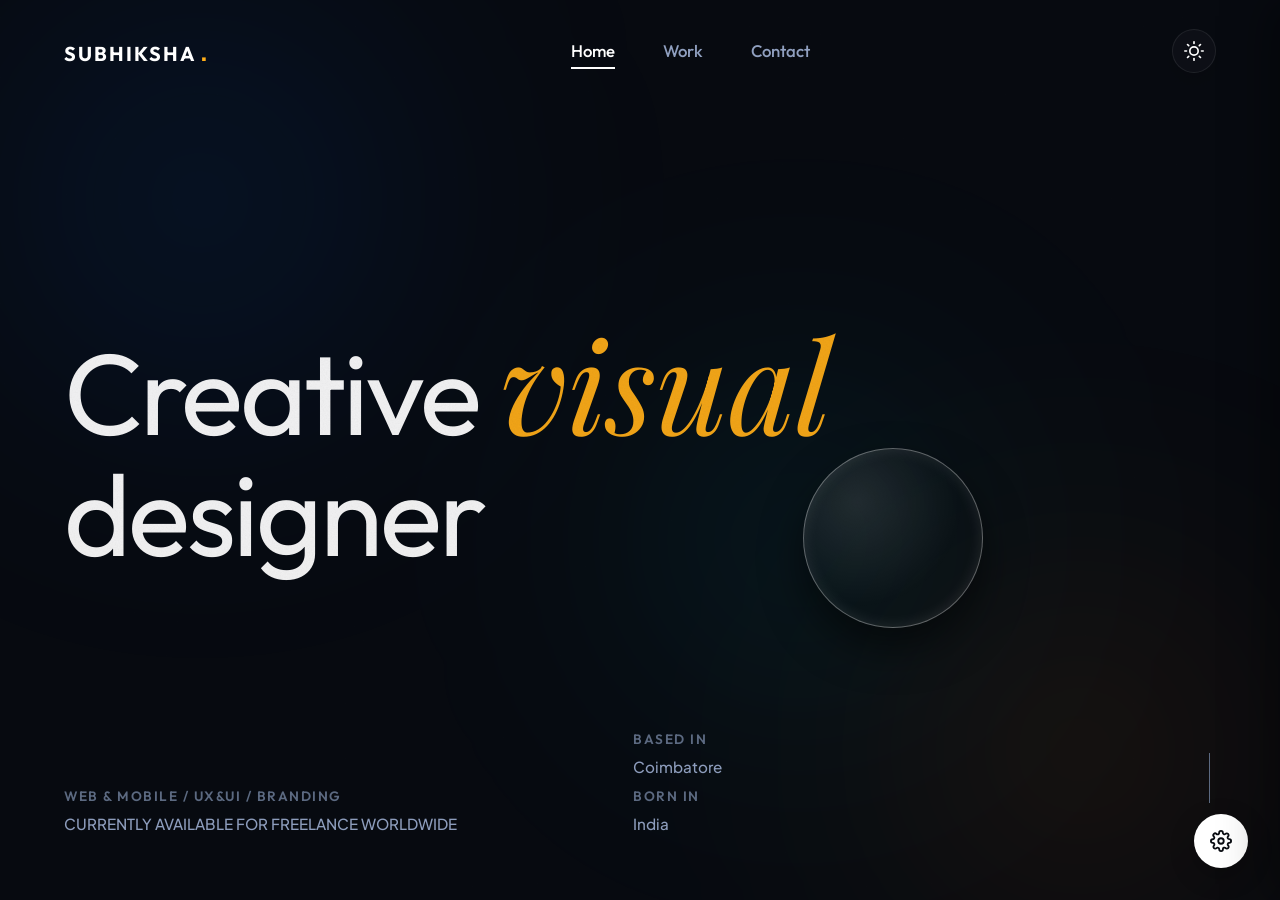
<file: index.html>
<!DOCTYPE html>
<html lang="en">
<head>
  <meta charset="UTF-8">
  <meta name="viewport" content="width=device-width, initial-scale=1.0">
  
  <!-- SEO Tags -->
  <title>SUBHIKSHA | Creative Portfolio</title>
  <meta name="description" content="Discover the creative portfolio of SUBHIKSHA, showcasing beautiful designs, frontend creations, and bespoke digital experiences. Customizable template.">
  <meta name="author" content="SUBHIKSHA">
  
  <!-- Premium Google Fonts -->
  <link rel="preconnect" href="https://fonts.googleapis.com">
  <link rel="preconnect" href="https://fonts.gstatic.com" crossorigin>
  <link href="https://fonts.googleapis.com/css2?family=Outfit:wght@300;400;500;600;700;800&family=Playfair+Display:ital,wght@0,400..900;1,400..900&family=Plus+Jakarta+Sans:wght@300;400;500;600;700;800&display=swap" rel="stylesheet">
  
  <link rel="stylesheet" href="styles.css?v=1.0.6">
</head>
<body class="dark-theme"> <!-- Default to dark premium theme -->

  <!-- Grain Overlay for visual texture -->
  <div class="grain-overlay"></div>
  
  <!-- SVG Fractal Noise definition -->
  <svg style="display: none;">
    <filter id="noise-filter">
      <feTurbulence type="fractalNoise" baseFrequency="0.65" numOctaves="3" stitchTiles="stitch" />
      <feColorMatrix type="matrix" values="0 0 0 0 0   0 0 0 0 0   0 0 0 0 0  0 0 0 0.05 0" />
    </filter>
  </svg>

  <!-- Glowing Mesh Gradient Backgrounds -->
  <div class="mesh-glows">
    <div class="glow-sphere glow-1"></div>
    <div class="glow-sphere glow-2"></div>
    <div class="glow-sphere glow-3"></div>
  </div>

  <!-- Header Navigation -->
  <header class="site-header">
    <div class="logo-area">
      <span class="logo-name" id="display-subheading">SUBHIKSHA</span>
      <span class="logo-dot">.</span>
    </div>
    
    <nav class="navigation">
      <ul class="nav-links">
        <li class="nav-item">
          <button class="nav-btn active" data-tab="about" id="nav-btn-about">Home</button>
        </li>
        <li class="nav-item">
          <button class="nav-btn" data-tab="portfolio" id="nav-btn-portfolio">Work</button>
        </li>
        <li class="nav-item">
          <button class="nav-btn" data-tab="contact" id="nav-btn-contact">Contact</button>
        </li>
      </ul>
    </nav>

    <!-- Theme Mode Toggle -->
    <button class="theme-toggle-btn" id="theme-toggle-btn" onclick="toggleTheme()" aria-label="Switch to light theme">
      <!-- Sun Icon -->
      <svg xmlns="http://www.w3.org/2000/svg" class="sun-icon" viewBox="0 0 24 24" fill="none" stroke="currentColor" stroke-width="2" stroke-linecap="round" stroke-linejoin="round">
        <circle cx="12" cy="12" r="5"></circle>
        <line x1="12" y1="1" x2="12" y2="3"></line>
        <line x1="12" y1="21" x2="12" y2="23"></line>
        <line x1="4.22" y1="4.22" x2="5.64" y2="5.64"></line>
        <line x1="18.36" y1="18.36" x2="19.78" y2="19.78"></line>
        <line x1="1" y1="12" x2="3" y2="12"></line>
        <line x1="21" y1="12" x2="23" y2="12"></line>
        <line x1="4.22" y1="19.78" x2="5.64" y2="18.36"></line>
        <line x1="18.36" y1="5.64" x2="19.78" y2="4.22"></line>
      </svg>
      <!-- Moon Icon -->
      <svg xmlns="http://www.w3.org/2000/svg" class="moon-icon" viewBox="0 0 24 24" fill="none" stroke="currentColor" stroke-width="2" stroke-linecap="round" stroke-linejoin="round">
        <path d="M21 12.79A9 9 0 1 1 11.21 3 7 7 0 0 0 21 12.79z"></path>
      </svg>
    </button>
  </header>

  <!-- Scrollable Container for Full-Screen Snap Sections -->
  <main class="sections-container" id="main-container">
    
    <!-- 1. HERO / ABOUT SECTION (Landing Screen) -->
    <section class="snap-section tab-content active" id="about-section">
      <div class="hero-content-wrapper">
        
        <!-- Interactive Lens Heading -->
        <div class="hero-title-container" id="hero-interactive-trigger">
          <!-- Background layer (Base Text) -->
          <div class="title-layer base-layer">
            <h1 class="hero-heading" id="display-heading-bg">Creative <span class="serif-italic-accent">visual</span><br>designer</h1>
          </div>
          
          <!-- Magnified layer (Clipped inside Lens) -->
          <div class="title-layer lens-layer" id="display-heading-lens-container">
            <h1 class="hero-heading" id="display-heading-lens">Creative <span class="serif-italic-accent">visual</span><br>designer</h1>
          </div>
          
          <!-- Visual Glass Lens Ring overlay -->
          <div class="lens-glass-ring" id="interactive-lens-ring"></div>
        </div>

        <!-- Hero Metadata Footer columns -->
        <div class="hero-meta-grid">
          <div class="meta-col">
            <span class="meta-label">WEB & MOBILE / UX&UI / BRANDING</span>
            <span class="meta-value">CURRENTLY AVAILABLE FOR FREELANCE WORLDWIDE</span>
          </div>
          <div class="meta-col">
            <span class="meta-label">BASED IN</span>
            <span class="meta-value" id="display-location">Coimbatore</span>
            <span class="meta-label">BORN IN</span>
            <span class="meta-value">India</span>
          </div>
          <div class="meta-col scroll-indicator-col">
            <a href="#portfolio-section" class="scroll-down-link" id="hero-scroll-btn" aria-label="Scroll to Portfolio">
              <span class="scroll-line"></span>
              <span class="scroll-arrow">↓</span>
            </a>
          </div>
        </div>

      </div>
    </section>

    <!-- 2. PORTFOLIO SECTION (Bio & Card Deck Carousel) -->
    <section class="snap-section tab-content" id="portfolio-section">
      <div class="portfolio-content-wrapper">
        
        <!-- Left Side: Dynamic Biography -->
        <div class="bio-panel">
          <h2 class="section-tag" id="display-subheading-tag">SUBHIKSHA</h2>
          <p class="bio-paragraph" id="display-bio">
            I am SUBHIKSHA, i create <span class="serif-italic-accent">unconventional</span> yet functional & visually pleasing interfaces for the mobile and web
          </p>
          
          <div class="skills-block">
            <h3 class="skills-title">Core Expertise</h3>
            <div class="skills-container" id="display-skills">
              <!-- Skill tags rendered dynamically -->
            </div>
          </div>
        </div>

        <!-- Right Side: 3D Stacked Cards Carousel -->
        <div class="carousel-panel">
          <div class="card-deck-viewport">
            <div class="card-deck" id="display-projects">
              <!-- Dynamic Stacked Project Cards inserted here by JS -->
            </div>
          </div>

          <!-- Carousel Playback & Progress Controls -->
          <div class="carousel-controls">
            <button class="play-pause-btn" id="carousel-play-pause" onclick="toggleAutoplay()" aria-label="Pause Autoplay">
              <!-- Pause Icon -->
              <svg class="icon-pause" viewBox="0 0 24 24" fill="currentColor">
                <rect x="6" y="4" width="4" height="16" rx="1"></rect>
                <rect x="14" y="4" width="4" height="16" rx="1"></rect>
              </svg>
              <!-- Play Icon -->
              <svg class="icon-play" viewBox="0 0 24 24" fill="currentColor" style="display: none;">
                <path d="M8 5v14l11-7z"></path>
              </svg>
            </button>
            
            <div class="progress-track">
              <div class="progress-fill" id="carousel-progress-fill"></div>
            </div>
            
            <div class="carousel-dots" id="carousel-dots-container">
              <!-- Dots rendered dynamically -->
            </div>
          </div>
        </div>

      </div>
    </section>

    <!-- 3. CONTACT SECTION -->
    <section class="snap-section tab-content" id="contact-section">
      <div class="contact-content-wrapper">
        
        <!-- Left Side Details -->
        <div class="contact-details-panel">
          <h2 class="contact-title">Get In Touch</h2>
          <p class="contact-tagline">Let's create something meaningful together.</p>
          
          <div class="contact-info-cards">
            <div class="contact-card">
              <div class="contact-icon">
                <svg xmlns="http://www.w3.org/2000/svg" viewBox="0 0 24 24" fill="none" stroke="currentColor" stroke-width="2" stroke-linecap="round" stroke-linejoin="round">
                  <path d="M4 4h16c1.1 0 2 .9 2 2v12c0 1.1-.9 2-2 2H4c-1.1 0-2-.9-2-2V6c0-1.1.9-2 2-2z"></path>
                  <polyline points="22,6 12,13 2,6"></polyline>
                </svg>
              </div>
              <div class="contact-info-text">
                <span class="info-label">Email Me</span>
                <span class="info-value" id="display-contact-email">sbsubhiksha139@gmail.com</span>
              </div>
            </div>

            <div class="contact-card">
              <div class="contact-icon">
                <svg xmlns="http://www.w3.org/2000/svg" viewBox="0 0 24 24" fill="none" stroke="currentColor" stroke-width="2" stroke-linecap="round" stroke-linejoin="round">
                  <path d="M22 16.92v3a2 2 0 0 1-2.18 2 19.79 19.79 0 0 1-8.63-3.07 19.5 19.5 0 0 1-6-6 19.79 19.79 0 0 1-3.07-8.67A2 2 0 0 1 4.11 2h3a2 2 0 0 1 2 1.72 12.84 12.84 0 0 0 .7 2.81 2 2 0 0 1-.45 2.11L8.09 9.91a16 16 0 0 0 6 6l1.27-1.27a2 2 0 0 1 2.11-.45 12.84 12.84 0 0 0 2.81.7A2 2 0 0 1 22 16.92z"></path>
                </svg>
              </div>
              <div class="contact-info-text">
                <span class="info-label">Call Me</span>
                <span class="info-value" id="display-contact-phone">6381309368</span>
              </div>
            </div>
          </div>

          <!-- Social Links -->
          <div class="social-links-row">
            <a href="#" class="social-btn-link" id="social-linkedin" aria-label="LinkedIn">
              <svg xmlns="http://www.w3.org/2000/svg" viewBox="0 0 24 24" fill="none" stroke="currentColor" stroke-width="2" stroke-linecap="round" stroke-linejoin="round">
                <path d="M16 8a6 6 0 0 1 6 6v7h-4v-7a2 2 0 0 0-2-2 2 2 0 0 0-2 2v7h-4v-7a6 6 0 0 1 6-6z"></path>
                <rect x="2" y="9" width="4" height="12"></rect>
                <circle cx="4" cy="4" r="2"></circle>
              </svg>
            </a>
            <a href="#" class="social-btn-link" id="social-instagram" aria-label="Instagram">
              <svg xmlns="http://www.w3.org/2000/svg" viewBox="0 0 24 24" fill="none" stroke="currentColor" stroke-width="2" stroke-linecap="round" stroke-linejoin="round">
                <rect x="2" y="2" width="20" height="20" rx="5" ry="5"></rect>
                <path d="M16 11.37A4 4 0 1 1 12.63 8 4 4 0 0 1 16 11.37z"></path>
                <line x1="17.5" y1="6.5" x2="17.51" y2="6.5"></line>
              </svg>
            </a>
            <a href="#" class="social-btn-link" id="social-github" aria-label="GitHub">
              <svg xmlns="http://www.w3.org/2000/svg" viewBox="0 0 24 24" fill="none" stroke="currentColor" stroke-width="2" stroke-linecap="round" stroke-linejoin="round">
                <path d="M9 19c-5 1.5-5-2.5-7-3m14 6v-3.87a3.37 3.37 0 0 0-.94-2.61c3.14-.35 6.44-1.54 6.44-7A5.44 5.44 0 0 0 20 4.77 5.07 5.07 0 0 0 19.91 1S18.73.65 16 2.48a13.38 13.38 0 0 0-7 0C6.27.65 5.09 1 5.09 1A5.07 5.07 0 0 0 5 4.77a5.44 5.44 0 0 0-1.5 3.78c0 5.42 3.3 6.61 6.44 7A3.37 3.37 0 0 0 9 18.13V22"></path>
              </svg>
            </a>
          </div>
        </div>

        <!-- Right Side Form -->
        <div class="contact-form-panel">
          <form id="contact-form">
            <!-- Web3Forms Config -->
            <input type="hidden" name="access_key" id="web3forms-key" value="">
            <input type="hidden" name="subject" value="New message from your Portfolio website">
            <input type="hidden" name="from_name" value="Portfolio Contact Form">
            <input type="checkbox" name="botcheck" style="display: none;">

            <div class="form-group">
              <label for="form-name" class="form-label">Full Name</label>
              <input type="text" id="form-name" name="name" class="form-input" placeholder="Your Name" required>
            </div>
            <div class="form-group">
              <label for="form-email" class="form-label">Email Address</label>
              <input type="email" id="form-email" name="email" class="form-input" placeholder="name@domain.com" required>
            </div>
            <div class="form-group">
              <label for="form-message" class="form-label">Message</label>
              <textarea id="form-message" name="message" class="form-input" placeholder="Hi, let's talk about..." required></textarea>
            </div>
            
            <button type="submit" class="submit-btn" id="btn-submit-message">Send Message</button>
          </form>
        </div>

      </div>
    </section>

  </main>

  <!-- ⚙️ Dynamic Customizer Trigger (Floating Gear Button) -->
  <button class="customizer-trigger" id="customizer-open-btn" aria-label="Customize Portfolio Settings">
    <svg xmlns="http://www.w3.org/2000/svg" viewBox="0 0 24 24" fill="none" stroke="currentColor" stroke-width="2" stroke-linecap="round" stroke-linejoin="round">
      <circle cx="12" cy="12" r="3"></circle>
      <path d="M19.4 15a1.65 1.65 0 0 0 .33 1.82l.06.06a2 2 0 1 1-2.83 2.83l-.06-.06a1.65 1.65 0 0 0-1.82-.33 1.65 1.65 0 0 0-1 1.51V21a2 2 0 0 1-4 0v-.09A1.65 1.65 0 0 0 9 19.4a1.65 1.65 0 0 0-1.82.33l-.06.06a2 2 0 1 1-2.83-2.83l.06-.06a1.65 1.65 0 0 0 .33-1.82 1.65 1.65 0 0 0-1.51-1H3a2 2 0 0 1 0-4h.09A1.65 1.65 0 0 0 4.6 9a1.65 1.65 0 0 0-.33-1.82l-.06-.06a2 2 0 1 1 2.83-2.83l.06.06a1.65 1.65 0 0 0 1.82.33H9a1.65 1.65 0 0 0 1-1.51V3a2 2 0 0 1 4 0v.09a1.65 1.65 0 0 0 1 1.51 1.65 1.65 0 0 0 1.82-.33l.06-.06a2 2 0 1 1 2.83 2.83l-.06.06a1.65 1.65 0 0 0-.33 1.82V9a1.65 1.65 0 0 0 1.51 1H21a2 2 0 0 1 0 4h-.09a1.65 1.65 0 0 0-1.51 1z"></path>
    </svg>
  </button>

  <!-- Overlay background click-to-close drawer -->
  <div class="drawer-overlay" id="drawer-overlay"></div>

  <!-- Customizer Drawer Panel -->
  <aside class="customizer-drawer" id="customizer-drawer">
    <div class="customizer-header">
      <h2 class="customizer-title">Customize Portfolio</h2>
      <button class="customizer-close" id="customizer-close-btn" aria-label="Close Customizer Drawer">
        <svg xmlns="http://www.w3.org/2000/svg" viewBox="0 0 24 24" fill="none" stroke="currentColor" stroke-width="2" stroke-linecap="round" stroke-linejoin="round">
          <line x1="18" y1="6" x2="6" y2="18"></line>
          <line x1="6" y1="6" x2="18" y2="18"></line>
        </svg>
      </button>
    </div>
    
    <div class="customizer-body">
      <!-- Section 1: Identity -->
      <div class="customizer-section">
        <h3 class="customizer-section-title">
          <svg xmlns="http://www.w3.org/2000/svg" viewBox="0 0 24 24" fill="none" stroke="currentColor" stroke-width="2" stroke-linecap="round" stroke-linejoin="round">
            <path d="M20 21v-2a4 4 0 0 0-4-4H8a4 4 0 0 0-4 4v2"></path>
            <circle cx="12" cy="7" r="4"></circle>
          </svg>
          Identity & Hero
        </h3>
        <div class="form-group">
          <label for="edit-subheading" class="form-label">Subheading / Name</label>
          <input type="text" id="edit-subheading" class="form-input" placeholder="e.g. SUBHIKSHA">
        </div>
        <div class="form-group">
          <label for="edit-heading" class="form-label">Main Heading (supports HTML)</label>
          <input type="text" id="edit-heading" class="form-input" placeholder="e.g. Creative &lt;i&gt;visual&lt;/i&gt; designer">
        </div>
        <div class="form-group">
          <label for="edit-bio" class="form-label">Biography (supports HTML)</label>
          <textarea id="edit-bio" class="form-input" placeholder="Enter a small biography..."></textarea>
        </div>
      </div>

      <!-- Section 2: Contact Info -->
      <div class="customizer-section">
        <h3 class="customizer-section-title">
          <svg xmlns="http://www.w3.org/2000/svg" viewBox="0 0 24 24" fill="none" stroke="currentColor" stroke-width="2" stroke-linecap="round" stroke-linejoin="round">
            <path d="M22 16.92v3a2 2 0 0 1-2.18 2 19.79 19.79 0 0 1-8.63-3.07 19.5 19.5 0 0 1-6-6 19.79 19.79 0 0 1-3.07-8.67A2 2 0 0 1 4.11 2h3a2 2 0 0 1 2 1.72 12.84 12.84 0 0 0 .7 2.81 2 2 0 0 1-.45 2.11L8.09 9.91a16 16 0 0 0 6 6l1.27-1.27a2 2 0 0 1 2.11-.45 12.84 12.84 0 0 0 2.81.7A2 2 0 0 1 22 16.92z"></path>
          </svg>
          Contact Details
        </h3>
        <div class="form-group">
          <label for="edit-phone" class="form-label">Phone Number</label>
          <input type="text" id="edit-phone" class="form-input" placeholder="e.g. 6381309368">
        </div>
        <div class="form-group">
          <label for="edit-email" class="form-label">Email Address</label>
          <input type="email" id="edit-email" class="form-input" placeholder="your@email.com">
        </div>
        <div class="form-group">
          <label for="edit-location" class="form-label">Location / Address</label>
          <input type="text" id="edit-location" class="form-input" placeholder="e.g. Coimbatore">
        </div>
        <div class="form-group">
          <label for="edit-linkedin" class="form-label">LinkedIn Profile URL</label>
          <input type="url" id="edit-linkedin" class="form-input" placeholder="https://linkedin.com/in/...">
        </div>
        <div class="form-group">
          <label for="edit-instagram" class="form-label">Instagram Profile URL</label>
          <input type="url" id="edit-instagram" class="form-input" placeholder="https://instagram.com/...">
        </div>
        <div class="form-group">
          <label for="edit-github" class="form-label">GitHub Profile URL</label>
          <input type="url" id="edit-github" class="form-input" placeholder="https://github.com/...">
        </div>
      </div>

      <!-- Section 3: Skills -->
      <div class="customizer-section">
        <h3 class="customizer-section-title">
          <svg xmlns="http://www.w3.org/2000/svg" viewBox="0 0 24 24" fill="none" stroke="currentColor" stroke-width="2" stroke-linecap="round" stroke-linejoin="round">
            <polyline points="22 12 18 12 15 21 9 3 6 12 2 12"></polyline>
          </svg>
          Expertise & Skills
        </h3>
        <div class="form-group">
          <label for="edit-skills" class="form-label">Skills (comma separated)</label>
          <input type="text" id="edit-skills" class="form-input" placeholder="e.g. UI/UX Design, Development, Styling">
        </div>
      </div>

      <!-- Section 4: Projects -->
      <div class="customizer-section">
        <h3 class="customizer-section-title">
          <svg xmlns="http://www.w3.org/2000/svg" viewBox="0 0 24 24" fill="none" stroke="currentColor" stroke-width="2" stroke-linecap="round" stroke-linejoin="round">
            <rect x="2" y="3" width="20" height="14" rx="2" ry="2"></rect>
            <line x1="8" y1="21" x2="16" y2="21"></line>
            <line x1="12" y1="17" x2="12" y2="21"></line>
          </svg>
          Selected Projects
        </h3>
        
        <div id="editor-projects-list">
          <!-- Dynamic editable projects list -->
        </div>
        
        <button type="button" class="btn-add-project" id="btn-add-project-editor">
          <svg xmlns="http://www.w3.org/2000/svg" viewBox="0 0 24 24" fill="none" stroke="currentColor" stroke-width="2" stroke-linecap="round" stroke-linejoin="round">
            <line x1="12" y1="5" x2="12" y2="19"></line>
            <line x1="5" y1="12" x2="19" y2="12"></line>
          </svg>
          Add New Project
        </button>
      </div>
    </div>

    <!-- Actions Footer -->
    <div class="customizer-footer">
      <button type="button" class="btn-secondary" id="btn-reset-customizer">Reset to Default</button>
      <button type="button" class="submit-btn" id="btn-save-customizer" style="flex: 1.3;">Apply & Save</button>
    </div>
  </aside>

  <!-- Custom Alert Toast Notifications -->
  <div class="toast" id="custom-toast">Customizer saved successfully!</div>

  <script src="app.js?v=1.0.6"></script>
</body>
</html>
</file>
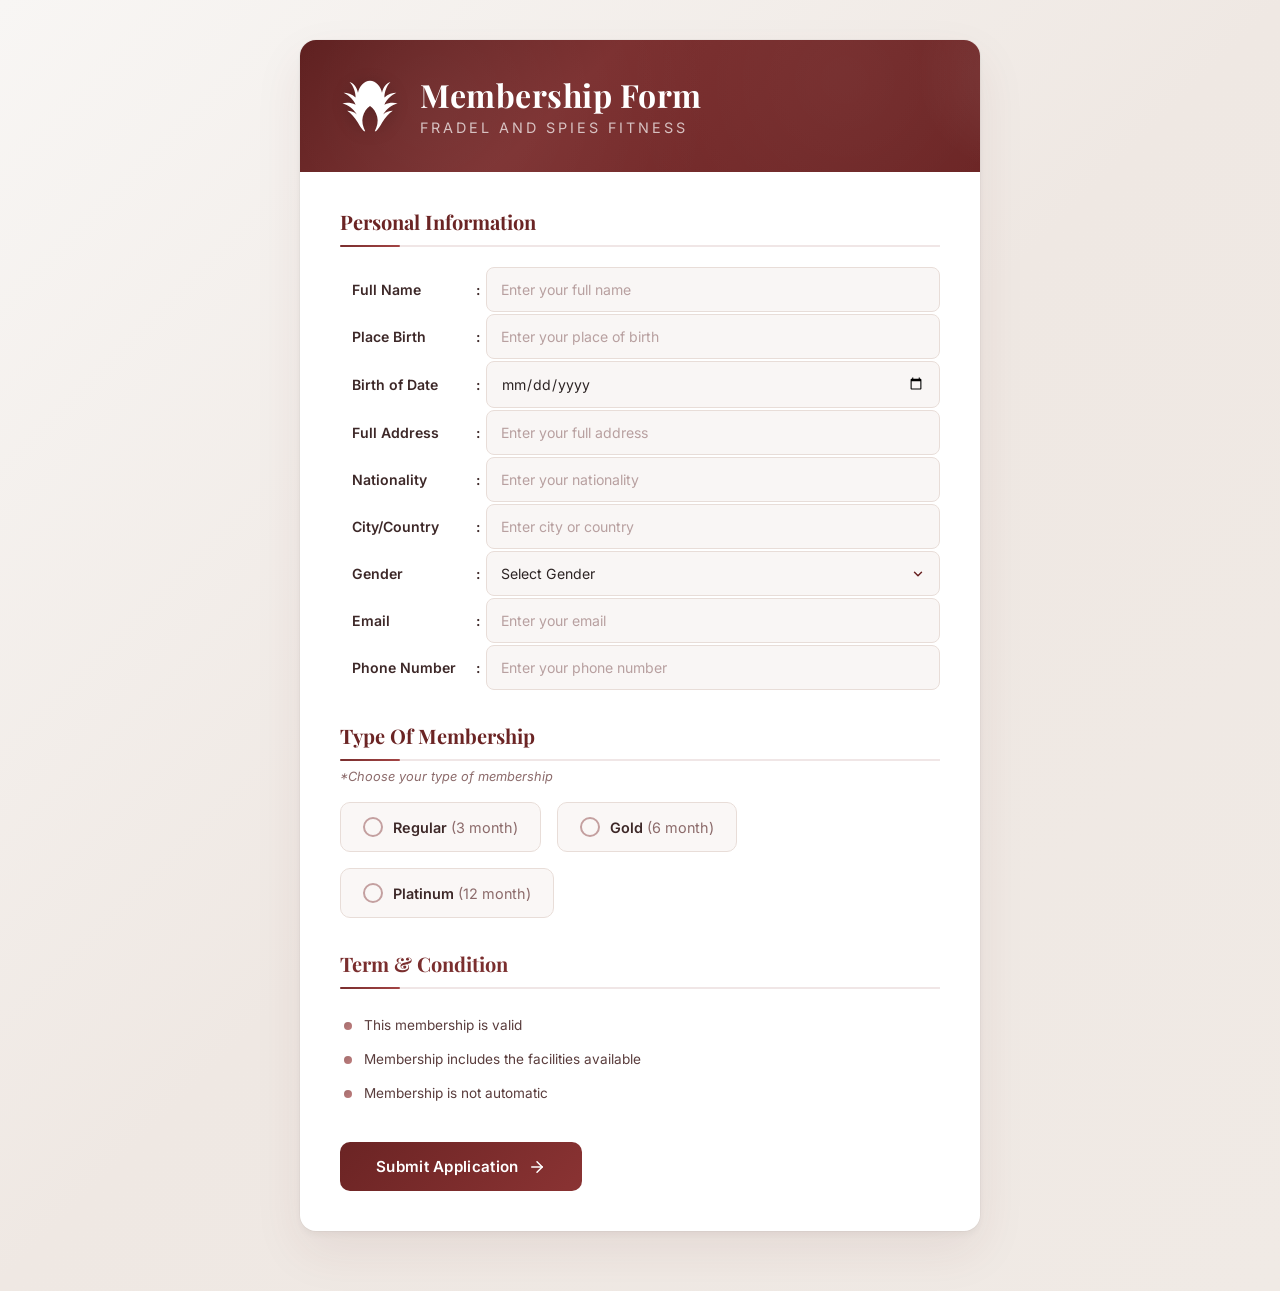
<file: membership-form.html>
<!DOCTYPE html>
<html lang="en">
<head>
  <meta charset="UTF-8">
  <meta name="viewport" content="width=device-width, initial-scale=1.0">

  <!-- SEO Tags -->
  <title>Membership Form | Fradel and Spies Fitness</title>
  <meta name="description" content="Join Fradel and Spies Fitness. Fill out the membership form to choose your plan — Regular, Gold, or Platinum.">

  <!-- Google Fonts -->
  <link rel="preconnect" href="https://fonts.googleapis.com">
  <link rel="preconnect" href="https://fonts.gstatic.com" crossorigin>
  <link href="https://fonts.googleapis.com/css2?family=Inter:wght@400;500;600;700&family=Playfair+Display:wght@600;700;800&display=swap" rel="stylesheet">

  <link rel="stylesheet" href="membership-form.css">
</head>
<body>

  <div class="form-wrapper" id="membership-form-wrapper">

    <!-- ========== HEADER BANNER ========== -->
    <header class="form-header" id="form-header">
      <div class="header-content">
        <!-- Phoenix / Bird Logo SVG -->
        <div class="logo-icon" id="header-logo">
          <svg xmlns="http://www.w3.org/2000/svg" viewBox="0 0 100 100" fill="white">
            <path d="M50 8C40 8 32 18 30 28C28 18 22 12 16 10C22 16 26 26 26 36C20 30 12 28 6 28C14 32 22 38 26 48C18 44 10 44 4 46C12 48 22 54 28 64C24 60 18 58 12 58C18 62 24 68 30 78C32 82 36 88 40 92L42 92C38 84 36 76 38 68C40 60 44 54 50 50C56 54 60 60 62 68C64 76 62 84 58 92L60 92C64 88 68 82 70 78C76 68 82 62 88 58C82 58 76 60 72 64C78 54 88 48 96 46C90 44 82 44 74 48C78 38 86 32 94 28C88 28 80 30 74 36C74 26 78 16 84 10C78 12 72 18 70 28C68 18 60 8 50 8Z"/>
          </svg>
        </div>
        <div class="header-text">
          <h1 id="form-title">Membership Form</h1>
          <p class="header-subtitle" id="form-subtitle">Fradel and Spies Fitness</p>
        </div>
      </div>
    </header>

    <!-- ========== FORM BODY ========== -->
    <form class="membership-form" id="membership-form" autocomplete="off">

      <!-- ---- Personal Information Section ---- -->
      <section class="form-section" id="personal-info-section">
        <h2 class="section-title" id="personal-info-title">Personal Information</h2>

        <div class="field-row" id="field-fullname">
          <label class="field-label" for="input-fullname">Full Name</label>
          <span class="field-colon">:</span>
          <input type="text" class="field-input" id="input-fullname" name="fullname" placeholder="Enter your full name" required>
        </div>

        <div class="field-row" id="field-placebirth">
          <label class="field-label" for="input-placebirth">Place Birth</label>
          <span class="field-colon">:</span>
          <input type="text" class="field-input" id="input-placebirth" name="placebirth" placeholder="Enter your place of birth">
        </div>

        <div class="field-row" id="field-birthdate">
          <label class="field-label" for="input-birthdate">Birth of Date</label>
          <span class="field-colon">:</span>
          <input type="date" class="field-input" id="input-birthdate" name="birthdate">
        </div>

        <div class="field-row" id="field-address">
          <label class="field-label" for="input-address">Full Address</label>
          <span class="field-colon">:</span>
          <input type="text" class="field-input" id="input-address" name="address" placeholder="Enter your full address">
        </div>

        <div class="field-row" id="field-nationality">
          <label class="field-label" for="input-nationality">Nationality</label>
          <span class="field-colon">:</span>
          <input type="text" class="field-input" id="input-nationality" name="nationality" placeholder="Enter your nationality">
        </div>

        <div class="field-row" id="field-city">
          <label class="field-label" for="input-city">City/Country</label>
          <span class="field-colon">:</span>
          <input type="text" class="field-input" id="input-city" name="city" placeholder="Enter city or country">
        </div>

        <div class="field-row" id="field-gender">
          <label class="field-label" for="input-gender">Gender</label>
          <span class="field-colon">:</span>
          <select class="field-input field-select" id="input-gender" name="gender">
            <option value="" disabled selected>Select Gender</option>
            <option value="male">Male</option>
            <option value="female">Female</option>
            <option value="other">Other</option>
          </select>
        </div>

        <div class="field-row" id="field-email">
          <label class="field-label" for="input-email">Email</label>
          <span class="field-colon">:</span>
          <input type="email" class="field-input" id="input-email" name="email" placeholder="Enter your email" required>
        </div>

        <div class="field-row" id="field-phone">
          <label class="field-label" for="input-phone">Phone Number</label>
          <span class="field-colon">:</span>
          <input type="tel" class="field-input" id="input-phone" name="phone" placeholder="Enter your phone number">
        </div>
      </section>

      <!-- ---- Type of Membership Section ---- -->
      <section class="form-section" id="membership-type-section">
        <h2 class="section-title" id="membership-type-title">Type Of Membership</h2>
        <p class="section-note">*Choose your type of membership</p>

        <div class="membership-options" id="membership-options">
          <label class="membership-option" for="membership-regular" id="option-regular">
            <input type="radio" name="membership" id="membership-regular" value="regular">
            <span class="custom-radio"></span>
            <span class="option-text">Regular <span class="option-duration">(3 month)</span></span>
          </label>

          <label class="membership-option" for="membership-gold" id="option-gold">
            <input type="radio" name="membership" id="membership-gold" value="gold">
            <span class="custom-radio"></span>
            <span class="option-text">Gold <span class="option-duration">(6 month)</span></span>
          </label>

          <label class="membership-option" for="membership-platinum" id="option-platinum">
            <input type="radio" name="membership" id="membership-platinum" value="platinum">
            <span class="custom-radio"></span>
            <span class="option-text">Platinum <span class="option-duration">(12 month)</span></span>
          </label>
        </div>
      </section>

      <!-- ---- Term & Condition Section ---- -->
      <section class="form-section" id="terms-section">
        <h2 class="section-title terms-title" id="terms-title">Term &amp; Condition</h2>
        <ul class="terms-list" id="terms-list">
          <li>This membership is valid</li>
          <li>Membership includes the facilities available</li>
          <li>Membership is not automatic</li>
        </ul>
      </section>

      <!-- ---- Submit Button ---- -->
      <div class="form-actions" id="form-actions">
        <button type="submit" class="submit-btn" id="btn-submit-membership">
          <span class="btn-text">Submit Application</span>
          <svg class="btn-icon" xmlns="http://www.w3.org/2000/svg" viewBox="0 0 24 24" fill="none" stroke="currentColor" stroke-width="2" stroke-linecap="round" stroke-linejoin="round">
            <line x1="5" y1="12" x2="19" y2="12"></line>
            <polyline points="12 5 19 12 12 19"></polyline>
          </svg>
        </button>
      </div>

    </form>

  </div>

  <!-- Toast Notification -->
  <div class="toast" id="form-toast">Form submitted successfully!</div>

  <script>
    // ---------- Form Submission ----------
    const form = document.getElementById('membership-form');
    const toast = document.getElementById('form-toast');

    form.addEventListener('submit', function(e) {
      e.preventDefault();

      // Gather data
      const formData = new FormData(form);
      const data = {};
      formData.forEach((value, key) => { data[key] = value; });

      console.log('Membership Form Data:', data);

      // Show toast
      toast.classList.add('show');
      setTimeout(() => toast.classList.remove('show'), 3000);

      // Reset form
      form.reset();

      // Re-trigger entrance animations on membership options
      document.querySelectorAll('.membership-option').forEach(el => {
        el.style.animation = 'none';
        el.offsetHeight; // trigger reflow
        el.style.animation = '';
      });
    });

    // ---------- Subtle field focus glow ----------
    document.querySelectorAll('.field-input').forEach(input => {
      input.addEventListener('focus', () => {
        input.closest('.field-row')?.classList.add('row-focused');
      });
      input.addEventListener('blur', () => {
        input.closest('.field-row')?.classList.remove('row-focused');
      });
    });

    // ---------- Membership option hover ripple ----------
    document.querySelectorAll('.membership-option').forEach(option => {
      option.addEventListener('click', function() {
        this.classList.add('clicked');
        setTimeout(() => this.classList.remove('clicked'), 400);
      });
    });
  </script>

</body>
</html>
</file>
<file: styles.css>
/* ==========================================================================
   Design System - Interactive Creative Visual Designer Theme
   ========================================================================== */
@import url('https://fonts.googleapis.com/css2?family=Outfit:wght@300;400;500;600;700;800&family=Playfair+Display:ital,wght@0,400..900;1,400..900&family=Plus+Jakarta+Sans:wght@300;400;500;600;700;800&display=swap');

:root {
  --font-heading: 'Outfit', sans-serif;
  --font-body: 'Plus Jakarta Sans', sans-serif;
  --font-serif: 'Playfair Display', serif;

  /* Theme Colors - Dark Cyber Mesh (Default) */
  --bg-color: #080b11;
  --text-primary: #ffffff;
  --text-secondary: #90a0c0;
  --text-muted: #5e6c84;
  
  --accent-gold: #ffae19;    /* Gold serif text (Hero) */
  --accent-teal: #00f0ff;    /* Cyan serif text (Bio) */
  --accent-pink: #ff007f;    /* Neon Pink progress bar */
  
  --card-bg: rgba(15, 17, 24, 0.85);
  --card-border: rgba(255, 255, 255, 0.08);
  --card-shadow: 0 30px 60px rgba(0, 0, 0, 0.6);
  
  --input-bg: rgba(255, 255, 255, 0.03);
  --input-border: rgba(255, 255, 255, 0.08);
  --input-focus: rgba(0, 240, 255, 0.3);

  --btn-play-bg: #ffffff;
  --btn-play-color: #080b11;
  
  --transition-smooth: all 0.5s cubic-bezier(0.16, 1, 0.3, 1);
  --transition-deck: all 0.65s cubic-bezier(0.25, 1, 0.5, 1);
  --transition-fast: all 0.2s ease;
}

/* ==========================================================================
   Light Theme Variable Overrides
   ========================================================================== */
body.light-theme {
  --bg-color: #f6f8fb;
  --text-primary: #121620;
  --text-secondary: #4a5568;
  --text-muted: #718096;
  
  --accent-gold: #d97706;    /* Warm gold */
  --accent-teal: #0d9488;    /* Deep teal */
  --accent-pink: #db2777;    /* Deep pink */
  
  --card-bg: rgba(255, 255, 255, 0.9);
  --card-border: rgba(0, 0, 0, 0.06);
  --card-shadow: 0 30px 60px rgba(0, 0, 0, 0.08);
  
  --input-bg: rgba(0, 0, 0, 0.02);
  --input-border: rgba(0, 0, 0, 0.08);
  --input-focus: rgba(13, 148, 136, 0.2);
  
  --btn-play-bg: #121620;
  --btn-play-color: #ffffff;
}

/* ==========================================================================
   Global Reset & Base Layout
   ========================================================================== */
* {
  box-sizing: border-box;
  margin: 0;
  padding: 0;
}

html {
  scroll-behavior: smooth;
  scroll-snap-type: y mandatory;
  overflow-y: scroll;
}

body {
  font-family: var(--font-body);
  color: var(--text-primary);
  background-color: var(--bg-color);
  min-height: 100vh;
  overflow-x: hidden;
  position: relative;
  transition: background-color 0.8s cubic-bezier(0.16, 1, 0.3, 1), color 0.6s ease;
}

/* ==========================================================================
   Atmospheric Background Overlays
   ========================================================================== */
/* Grain/Noise Overlay using fractal noise filter */
.grain-overlay {
  position: fixed;
  top: 0;
  left: 0;
  width: 100%;
  height: 100%;
  z-index: 99;
  pointer-events: none;
  background: transparent;
}
.grain-overlay::before {
  content: "";
  position: absolute;
  width: 100%;
  height: 100%;
  filter: url(#noise-filter);
  opacity: 0.8;
}

/* Glowing spheres in background */
.mesh-glows {
  position: fixed;
  top: 0;
  left: 0;
  width: 100%;
  height: 100%;
  pointer-events: none;
  z-index: 1;
}

.glow-sphere {
  position: absolute;
  border-radius: 50%;
  filter: blur(120px);
  opacity: 0.55;
  mix-blend-mode: screen;
  animation: floatAround 25s infinite alternate ease-in-out;
  transition: background 0.8s ease;
}

/* Dark theme glow colors */
.glow-1 {
  width: 600px;
  height: 600px;
  background: radial-gradient(circle, rgba(0, 100, 255, 0.25) 0%, transparent 70%);
  top: -100px;
  left: -100px;
  animation-duration: 30s;
}

.glow-2 {
  width: 500px;
  height: 500px;
  background: radial-gradient(circle, rgba(255, 120, 0, 0.22) 0%, transparent 70%);
  bottom: -100px;
  right: -50px;
  animation-duration: 25s;
  animation-delay: -5s;
}

.glow-3 {
  width: 450px;
  height: 450px;
  background: radial-gradient(circle, rgba(0, 240, 255, 0.2) 0%, transparent 70%);
  top: 35%;
  right: 20%;
  animation-duration: 28s;
  animation-delay: -2s;
}

/* Light theme glows */
body.light-theme .glow-1 {
  background: radial-gradient(circle, rgba(255, 182, 193, 0.55) 0%, transparent 75%);
}
body.light-theme .glow-2 {
  background: radial-gradient(circle, rgba(255, 218, 185, 0.5) 0%, transparent 75%);
}
body.light-theme .glow-3 {
  background: radial-gradient(circle, rgba(173, 216, 230, 0.45) 0%, transparent 75%);
}

@keyframes floatAround {
  0% { transform: translate(0, 0) scale(1); }
  50% { transform: translate(80px, 60px) scale(1.1); }
  100% { transform: translate(-40px, -20px) scale(0.95); }
}

/* ==========================================================================
   Header Styles
   ========================================================================== */
.site-header {
  position: fixed;
  top: 0;
  left: 0;
  width: 100%;
  z-index: 100;
  display: flex;
  justify-content: space-between;
  align-items: center;
  padding: 1.8rem 5%;
  background: transparent;
  transition: var(--transition-smooth);
}

.logo-area {
  display: flex;
  align-items: baseline;
}

.logo-name {
  font-family: var(--font-heading);
  font-size: 1.25rem;
  font-weight: 700;
  letter-spacing: 2px;
  color: var(--text-primary);
  text-transform: uppercase;
}

.logo-dot {
  color: var(--accent-gold);
  font-size: 1.5rem;
  font-weight: 800;
  margin-left: 2px;
}

.nav-links {
  display: flex;
  gap: 3rem;
  list-style: none;
}

.nav-btn {
  background: none;
  border: none;
  font-family: var(--font-heading);
  font-size: 1.05rem;
  font-weight: 500;
  color: var(--text-secondary);
  cursor: pointer;
  padding: 0.5rem 0;
  position: relative;
  transition: var(--transition-fast);
}

.nav-btn:hover {
  color: var(--text-primary);
}

.nav-btn.active {
  color: var(--text-primary);
}

.nav-btn::after {
  content: '';
  position: absolute;
  bottom: 0;
  left: 50%;
  transform: translateX(-50%);
  width: 0;
  height: 2px;
  background: var(--text-primary);
  transition: var(--transition-smooth);
}

.nav-btn.active::after {
  width: 100%;
}

/* Theme Mode Toggle styling */
.theme-toggle-btn {
  width: 44px;
  height: 44px;
  border-radius: 50%;
  background: var(--card-bg);
  border: 1px solid var(--card-border);
  color: var(--text-primary);
  cursor: pointer;
  display: flex;
  align-items: center;
  justify-content: center;
  position: relative;
  box-shadow: 0 10px 25px rgba(0, 0, 0, 0.15);
  transition: var(--transition-smooth);
}

.theme-toggle-btn:hover {
  transform: scale(1.1) rotate(15deg);
  border-color: var(--text-primary);
}

.theme-toggle-btn svg {
  position: absolute;
  width: 20px;
  height: 20px;
  transition: transform 0.5s cubic-bezier(0.34, 1.56, 0.64, 1), opacity 0.3s ease;
}

/* Default Dark mode icon placements */
.theme-toggle-btn .sun-icon {
  opacity: 1;
  transform: translateY(0) rotate(0deg);
}

.theme-toggle-btn .moon-icon {
  opacity: 0;
  transform: translateY(-20px) rotate(-90deg);
}

/* Light mode overrides for toggle icons */
body.light-theme .theme-toggle-btn .sun-icon {
  opacity: 0;
  transform: translateY(20px) rotate(90deg);
}

body.light-theme .theme-toggle-btn .moon-icon {
  opacity: 1;
  transform: translateY(0) rotate(0deg);
}

/* ==========================================================================
   Section Layouts (Scroll Snapping)
   ========================================================================== */
.sections-container {
  height: 100vh;
  overflow-y: scroll;
  scroll-behavior: smooth;
  scroll-snap-type: y mandatory;
  position: relative;
  z-index: 10;
}

.snap-section {
  scroll-snap-align: start;
  scroll-snap-stop: always;
  height: 100vh;
  width: 100%;
  display: flex;
  justify-content: center;
  align-items: center;
  position: relative;
  overflow: hidden;
  padding: 6rem 5% 2rem 5%;
}

/* Shared Serif Italic details */
.serif-italic-accent,
.hero-heading i,
.bio-paragraph i {
  font-family: var(--font-serif);
  font-style: italic;
  font-weight: 400;
  text-transform: lowercase;
}

/* ==========================================================================
   1. HERO SECTION (Home Screen)
   ========================================================================== */
.hero-content-wrapper {
  width: 100%;
  max-width: 1200px;
  height: 100%;
  display: flex;
  flex-direction: column;
  justify-content: space-between;
  padding: 4rem 0 2rem 0;
}

/* Interactive Lens Area */
.hero-title-container {
  position: relative;
  margin-top: auto;
  margin-bottom: auto;
  width: 100%;
  cursor: pointer; /* Hint that clicking navigates */
  display: inline-block;
  padding: 3rem 0;
}

.title-layer {
  width: 100%;
  user-select: none;
}

.hero-heading {
  font-family: var(--font-heading);
  font-size: 7.2rem;
  font-weight: 400;
  line-height: 1.05;
  letter-spacing: -3px;
  color: var(--text-primary);
}

.hero-heading .serif-italic-accent,
.hero-heading i {
  color: var(--accent-gold);
  font-size: 8rem;
  letter-spacing: 0px;
}

/* Base layer stays normal */
.base-layer {
  position: relative;
  z-index: 2;
  opacity: 0.95;
}

/* Lens layer features magnification and chromatic effect */
.lens-layer {
  position: absolute;
  top: 3rem; /* Align with parent padding */
  left: 0;
  width: 100%;
  z-index: 4;
  pointer-events: none;
  /* Clip circle updated via CSS custom property set by JS */
  clip-path: circle(90px at var(--lens-x, 50%) var(--lens-y, 50%));
  /* Transform magnified text from cursor location */
  transform-origin: var(--lens-x, 50%) var(--lens-y, 50%);
  transform: scale(1.15);
  /* Chromatic aberration */
  text-shadow: 
    -3px -1px 0px rgba(255, 0, 80, 0.7),
    3px 1px 0px rgba(0, 255, 230, 0.7);
  opacity: 1; /* Always visible — auto-drifting */
  transition: opacity 0.5s ease;
}

/* Lens Glass Border design overlay */
.lens-glass-ring {
  position: absolute;
  width: 180px;
  height: 180px;
  border-radius: 50%;
  border: 1px solid rgba(255, 255, 255, 0.35);
  background: radial-gradient(circle at 30% 30%, rgba(255, 255, 255, 0.1) 0%, transparent 60%);
  box-shadow: 
    inset 0 0 15px rgba(255, 255, 255, 0.1),
    0 20px 40px rgba(0, 0, 0, 0.5);
  pointer-events: none;
  transform: translate(-50%, -50%);
  left: var(--lens-x, 50%);
  top: var(--lens-y, 50%);
  z-index: 5;
  backdrop-filter: blur(1.5px);
  opacity: 1; /* Always visible — auto-drifting */
  transition: opacity 0.5s ease;
}

body.light-theme .lens-glass-ring {
  border-color: rgba(0, 0, 0, 0.2);
  background: radial-gradient(circle at 30% 30%, rgba(255, 255, 255, 0.5) 0%, transparent 70%);
  box-shadow: 
    inset 0 0 10px rgba(255, 255, 255, 0.5),
    0 15px 30px rgba(0, 0, 0, 0.15);
}

/* Hero Bottom Metadata Styling */
.hero-meta-grid {
  display: grid;
  grid-template-columns: 1fr 1fr auto;
  gap: 2rem;
  align-items: end;
  width: 100%;
}

.meta-col {
  display: flex;
  flex-direction: column;
  gap: 0.5rem;
}

.meta-label {
  font-family: var(--font-heading);
  font-size: 0.85rem;
  font-weight: 600;
  letter-spacing: 1.5px;
  color: var(--text-muted);
}

.meta-value {
  font-size: 0.95rem;
  font-weight: 500;
  line-height: 1.5;
  color: var(--text-secondary);
}

/* Scroll indicator arrow */
.scroll-indicator-col {
  justify-content: end;
  align-items: center;
}

.scroll-down-link {
  display: flex;
  flex-direction: column;
  align-items: center;
  text-decoration: none;
  color: var(--text-secondary);
  gap: 0.5rem;
  transition: var(--transition-fast);
}

.scroll-down-link:hover {
  color: var(--text-primary);
  transform: translateY(4px);
}

.scroll-line {
  width: 1px;
  height: 50px;
  background-color: var(--text-muted);
}

.scroll-arrow {
  font-size: 1.25rem;
  font-weight: 600;
}

/* ==========================================================================
   2. PORTFOLIO & BIO SECTION
   ========================================================================== */

/* Vibrant warm gradient background for page 2 */
#portfolio-section {
  background: 
    radial-gradient(ellipse at 0% 0%, rgba(255, 200, 50, 0.35) 0%, transparent 50%),
    radial-gradient(ellipse at 100% 0%, rgba(230, 60, 130, 0.30) 0%, transparent 50%),
    radial-gradient(ellipse at 80% 100%, rgba(0, 200, 180, 0.25) 0%, transparent 50%),
    radial-gradient(ellipse at 20% 100%, rgba(20, 20, 40, 0.90) 0%, transparent 60%);
}

body.light-theme #portfolio-section {
  background: 
    radial-gradient(ellipse at 0% 0%, rgba(255, 220, 100, 0.40) 0%, transparent 50%),
    radial-gradient(ellipse at 100% 0%, rgba(255, 130, 180, 0.30) 0%, transparent 50%),
    radial-gradient(ellipse at 80% 100%, rgba(100, 220, 200, 0.25) 0%, transparent 50%),
    radial-gradient(ellipse at 20% 100%, rgba(245, 248, 255, 0.90) 0%, transparent 60%);
}

.portfolio-content-wrapper {
  width: 100%;
  max-width: 1200px;
  display: grid;
  grid-template-columns: 1.1fr 1fr;
  gap: 6rem;
  align-items: center;
}

.bio-panel {
  display: flex;
  flex-direction: column;
}

.section-tag {
  font-family: var(--font-heading);
  font-size: 1.1rem;
  font-weight: 600;
  letter-spacing: 2px;
  color: var(--text-muted);
  text-transform: uppercase;
  margin-bottom: 2rem;
}

.bio-paragraph {
  font-size: 2.2rem;
  line-height: 1.4;
  color: var(--text-primary);
  font-weight: 400;
  margin-bottom: 3.5rem;
  /* Animated text reveal */
  opacity: 0;
  transform: translateY(40px);
  transition: opacity 0.8s cubic-bezier(0.16, 1, 0.3, 1), transform 0.8s cubic-bezier(0.16, 1, 0.3, 1);
  transition-delay: 0.15s;
}

.bio-paragraph.revealed {
  opacity: 1;
  transform: translateY(0);
}

.bio-paragraph .serif-italic-accent,
.bio-paragraph i {
  color: var(--accent-teal);
  font-size: 2.5rem;
}

/* Animated skills reveal */
.skills-block {
  opacity: 0;
  transform: translateY(30px);
  transition: opacity 0.8s cubic-bezier(0.16, 1, 0.3, 1), transform 0.8s cubic-bezier(0.16, 1, 0.3, 1);
  transition-delay: 0.35s;
}

.skills-block.revealed {
  opacity: 1;
  transform: translateY(0);
}

.skills-block {
  display: flex;
  flex-direction: column;
  gap: 1.2rem;
  /* (opacity/transform overridden by .revealed class above) */
}

.skills-title {
  font-family: var(--font-heading);
  font-size: 0.85rem;
  font-weight: 600;
  letter-spacing: 1px;
  color: var(--text-muted);
  text-transform: uppercase;
}

.skills-container {
  display: flex;
  flex-wrap: wrap;
  gap: 0.8rem;
}

.skill-tag {
  background: var(--input-bg);
  color: var(--text-secondary);
  border: 1px solid var(--card-border);
  padding: 0.5rem 1.2rem;
  border-radius: 50px;
  font-size: 0.85rem;
  font-weight: 500;
  transition: var(--transition-smooth);
}

.skill-tag:hover {
  background: var(--text-primary);
  color: var(--bg-color);
  transform: translateY(-2px);
  border-color: var(--text-primary);
}

/* 3D Stacked Card Deck Carousel Styling */
.carousel-panel {
  display: flex;
  flex-direction: column;
  align-items: center;
  gap: 2.5rem;
  width: 100%;
}

.card-deck-viewport {
  position: relative;
  width: 440px;
  height: 380px;
  display: flex;
  justify-content: center;
  align-items: center;
}

.card-deck {
  position: relative;
  width: 100%;
  height: 100%;
}

.project-card {
  position: absolute;
  width: 400px;
  height: 340px;
  left: 50%;
  top: 50%;
  transform: translate(-50%, -50%);
  background: var(--card-bg);
  border: 1px solid var(--card-border);
  border-radius: 20px;
  box-shadow: var(--card-shadow);
  padding: 2.2rem;
  display: flex;
  flex-direction: column;
  justify-content: space-between;
  backdrop-filter: blur(25px);
  -webkit-backdrop-filter: blur(25px);
  transition: var(--transition-deck);
  overflow: hidden;
  user-select: none;
}

/* 3D Deck Stack States */
/* Top Card (Active) */
.project-card.card-0 {
  z-index: 10;
  transform: translate(-50%, -50%) scale(1) rotate(0deg);
  opacity: 1;
  pointer-events: auto;
}

/* Middle Card */
.project-card.card-1 {
  z-index: 8;
  transform: translate(-46%, -56%) scale(0.95) rotate(2deg);
  opacity: 0.8;
  pointer-events: none;
}

/* Bottom Card */
.project-card.card-2 {
  z-index: 6;
  transform: translate(-42%, -62%) scale(0.9) rotate(-3deg);
  opacity: 0.5;
  pointer-events: none;
}

/* Inactive hidden cards further back */
.project-card.card-hidden {
  z-index: 4;
  transform: translate(-38%, -68%) scale(0.85) rotate(4deg);
  opacity: 0;
  pointer-events: none;
}

/* Swipe-Out Animation during transition */
.project-card.card-out {
  z-index: 12;
  transform: translate(-140%, -40%) scale(0.95) rotate(-12deg);
  opacity: 0;
  pointer-events: none;
}

/* Card details design */
.card-header-block {
  display: flex;
  justify-content: space-between;
  align-items: flex-start;
  gap: 1.5rem;
}

.card-title-group {
  display: flex;
  flex-direction: column;
  gap: 0.4rem;
}

.card-tag {
  font-family: var(--font-heading);
  font-size: 0.75rem;
  font-weight: 600;
  letter-spacing: 1.5px;
  color: var(--accent-gold);
  text-transform: uppercase;
}

.card-name {
  font-family: var(--font-heading);
  font-size: 1.6rem;
  font-weight: 600;
  color: var(--text-primary);
  line-height: 1.2;
}

/* Circle Link Action */
.card-action-btn {
  width: 44px;
  height: 44px;
  border-radius: 50%;
  border: 1px solid var(--card-border);
  background: var(--input-bg);
  display: flex;
  align-items: center;
  justify-content: center;
  color: var(--text-primary);
  transition: var(--transition-fast);
  text-decoration: none;
  flex-shrink: 0;
}

.card-action-btn:hover {
  background: var(--text-primary);
  color: var(--bg-color);
  border-color: var(--text-primary);
  transform: scale(1.1);
}

.card-action-btn svg {
  width: 18px;
  height: 18px;
}

.card-body-block {
  display: grid;
  grid-template-columns: 1.3fr 1fr;
  gap: 1.5rem;
  align-items: end;
  margin-top: 1rem;
}

.card-desc {
  font-size: 0.9rem;
  line-height: 1.6;
  color: var(--text-secondary);
}

.card-visual {
  width: 100%;
  height: 110px;
  border-radius: 12px;
  background: var(--input-bg);
  border: 1px solid var(--card-border);
  overflow: hidden;
  position: relative;
  display: flex;
  align-items: center;
  justify-content: center;
}

.card-visual img {
  width: 100%;
  height: 100%;
  object-fit: cover;
  transition: var(--transition-smooth);
}

.project-card:hover .card-visual img {
  transform: scale(1.08);
}

/* Default project vector illustration layout inside cards */
.card-placeholder-art {
  width: 100%;
  height: 100%;
  background: linear-gradient(135deg, rgba(255, 174, 25, 0.1) 0%, rgba(255, 0, 127, 0.1) 100%);
  display: flex;
  align-items: center;
  justify-content: center;
  color: var(--text-secondary);
}

/* Carousel Control layout */
.carousel-controls {
  display: flex;
  align-items: center;
  gap: 1.5rem;
  width: 400px;
}

.play-pause-btn {
  width: 46px;
  height: 46px;
  border-radius: 50%;
  background-color: var(--btn-play-bg);
  color: var(--btn-play-color);
  border: none;
  display: flex;
  align-items: center;
  justify-content: center;
  cursor: pointer;
  box-shadow: 0 8px 20px rgba(0, 0, 0, 0.2);
  transition: var(--transition-fast);
  flex-shrink: 0;
}

.play-pause-btn:hover {
  transform: scale(1.08);
  box-shadow: 0 10px 25px rgba(0, 0, 0, 0.3);
}

.play-pause-btn svg {
  width: 18px;
  height: 18px;
}

.progress-track {
  flex-grow: 1;
  height: 3px;
  background: var(--card-border);
  border-radius: 2px;
  overflow: hidden;
  position: relative;
}

.progress-fill {
  position: absolute;
  left: 0;
  top: 0;
  height: 100%;
  width: 0%;
  background: var(--accent-pink);
  border-radius: 2px;
}

.carousel-dots {
  display: flex;
  gap: 0.6rem;
}

.dot {
  width: 8px;
  height: 8px;
  border-radius: 50%;
  border: 1px solid var(--text-muted);
  background: transparent;
  cursor: pointer;
  transition: var(--transition-fast);
}

.dot.active {
  background: var(--accent-teal);
  border-color: var(--accent-teal);
  transform: scale(1.2);
}

/* ==========================================================================
   3. CONTACT SECTION
   ========================================================================== */
.contact-content-wrapper {
  width: 100%;
  max-width: 1200px;
  display: grid;
  grid-template-columns: 1fr 1fr;
  gap: 6rem;
  align-items: center;
}

.contact-details-panel {
  display: flex;
  flex-direction: column;
}

.contact-title {
  font-family: var(--font-heading);
  font-size: 3rem;
  font-weight: 700;
  color: var(--text-primary);
  margin-bottom: 0.8rem;
}

.contact-tagline {
  font-size: 1.15rem;
  color: var(--text-secondary);
  margin-bottom: 3rem;
}

.contact-info-cards {
  display: flex;
  flex-direction: column;
  gap: 1.5rem;
  margin-bottom: 3rem;
}

.contact-card {
  display: flex;
  align-items: center;
  gap: 1.5rem;
  background: var(--card-bg);
  border: 1px solid var(--card-border);
  padding: 1.2rem 1.8rem;
  border-radius: 16px;
  box-shadow: 0 10px 30px rgba(0, 0, 0, 0.05);
  transition: var(--transition-smooth);
}

.contact-card:hover {
  transform: translateX(10px);
  border-color: var(--text-secondary);
}

.contact-icon {
  width: 44px;
  height: 44px;
  border-radius: 50%;
  background: var(--input-bg);
  border: 1px solid var(--card-border);
  display: flex;
  align-items: center;
  justify-content: center;
  color: var(--accent-gold);
}

.contact-icon svg {
  width: 20px;
  height: 20px;
}

.contact-info-text {
  display: flex;
  flex-direction: column;
  gap: 0.2rem;
}

.info-label {
  font-size: 0.8rem;
  color: var(--text-muted);
  font-weight: 600;
  text-transform: uppercase;
  letter-spacing: 0.5px;
}

.info-value {
  font-family: var(--font-heading);
  font-size: 1.1rem;
  font-weight: 500;
  color: var(--text-primary);
}

.social-links-row {
  display: flex;
  gap: 1.2rem;
}

.social-btn-link {
  width: 44px;
  height: 44px;
  border-radius: 50%;
  background: var(--card-bg);
  border: 1px solid var(--card-border);
  display: flex;
  align-items: center;
  justify-content: center;
  color: var(--text-secondary);
  text-decoration: none;
  transition: var(--transition-fast);
}

.social-btn-link:hover {
  background: var(--text-primary);
  color: var(--bg-color);
  border-color: var(--text-primary);
  transform: translateY(-4px);
}

.social-btn-link svg {
  width: 18px;
  height: 18px;
}

/* Translucent Contact Form */
.contact-form-panel {
  background: var(--card-bg);
  border: 1px solid var(--card-border);
  padding: 3rem;
  border-radius: 24px;
  box-shadow: var(--card-shadow);
  backdrop-filter: blur(25px);
  -webkit-backdrop-filter: blur(25px);
}

.form-group {
  margin-bottom: 1.8rem;
}

.form-label {
  display: block;
  font-family: var(--font-heading);
  font-size: 0.8rem;
  font-weight: 600;
  color: var(--text-muted);
  margin-bottom: 0.6rem;
  text-transform: uppercase;
  letter-spacing: 1px;
}

.form-input {
  width: 100%;
  padding: 1rem 1.2rem;
  border-radius: 12px;
  background: var(--input-bg);
  border: 1px solid var(--input-border);
  font-family: var(--font-body);
  font-size: 0.95rem;
  color: var(--text-primary);
  transition: var(--transition-fast);
}

.form-input::placeholder {
  color: var(--text-muted);
}

.form-input:focus {
  outline: none;
  border-color: var(--text-secondary);
  box-shadow: 0 0 0 4px var(--input-focus);
  background: var(--card-bg);
}

textarea.form-input {
  resize: none;
  min-height: 130px;
}

.submit-btn {
  width: 100%;
  padding: 1.1rem;
  border: none;
  border-radius: 12px;
  background: var(--text-primary);
  color: var(--bg-color);
  font-family: var(--font-heading);
  font-size: 1.05rem;
  font-weight: 600;
  cursor: pointer;
  transition: var(--transition-smooth);
}

.submit-btn:hover {
  transform: translateY(-2px);
  opacity: 0.9;
}

.submit-btn:active {
  transform: translateY(0);
}

/* ==========================================================================
   Floating Customizer Settings Panel
   ========================================================================== */
.customizer-trigger {
  position: fixed;
  bottom: 2rem;
  right: 2rem;
  width: 54px;
  height: 54px;
  border-radius: 50%;
  background: var(--text-primary);
  color: var(--bg-color);
  border: none;
  box-shadow: 0 8px 25px rgba(0, 0, 0, 0.25);
  cursor: pointer;
  display: flex;
  align-items: center;
  justify-content: center;
  z-index: 1000;
  transition: var(--transition-smooth);
}

.customizer-trigger:hover {
  transform: rotate(45deg) scale(1.1);
}

.customizer-trigger svg {
  width: 22px;
  height: 22px;
}

.drawer-overlay {
  position: fixed;
  top: 0;
  left: 0;
  width: 100%;
  height: 100%;
  background: rgba(0, 0, 0, 0.4);
  backdrop-filter: blur(4px);
  z-index: 1001;
  opacity: 0;
  pointer-events: none;
  transition: var(--transition-smooth);
}

.drawer-overlay.open {
  opacity: 1;
  pointer-events: auto;
}

.customizer-drawer {
  position: fixed;
  top: 0;
  right: -420px;
  width: 420px;
  height: 100vh;
  background: var(--card-bg);
  border-left: 1px solid var(--card-border);
  box-shadow: -10px 0 45px rgba(0, 0, 0, 0.4);
  z-index: 1002;
  transition: var(--transition-smooth);
  display: flex;
  flex-direction: column;
  backdrop-filter: blur(25px);
  -webkit-backdrop-filter: blur(25px);
}

.customizer-drawer.open {
  right: 0;
}

.customizer-header {
  padding: 2rem;
  border-bottom: 1px solid var(--card-border);
  display: flex;
  align-items: center;
  justify-content: space-between;
}

.customizer-title {
  font-family: var(--font-heading);
  font-size: 1.3rem;
  font-weight: 700;
  color: var(--text-primary);
}

.customizer-close {
  background: none;
  border: none;
  cursor: pointer;
  color: var(--text-secondary);
  display: flex;
  align-items: center;
  justify-content: center;
  transition: var(--transition-fast);
}

.customizer-close:hover {
  color: var(--text-primary);
  transform: scale(1.1);
}

.customizer-close svg {
  width: 22px;
  height: 22px;
}

.customizer-body {
  flex-grow: 1;
  overflow-y: auto;
  padding: 2rem;
}

.customizer-section {
  margin-bottom: 2rem;
  padding-bottom: 1.5rem;
  border-bottom: 1px solid var(--card-border);
}

.customizer-section-title {
  font-family: var(--font-heading);
  font-size: 1.05rem;
  font-weight: 600;
  color: var(--text-primary);
  margin-bottom: 1.2rem;
  display: flex;
  align-items: center;
  gap: 0.5rem;
}

.customizer-section-title svg {
  width: 18px;
  height: 18px;
  color: var(--accent-gold);
}

.editor-project-item {
  background: var(--input-bg);
  border: 1px dashed var(--card-border);
  border-radius: 12px;
  padding: 1.2rem;
  margin-bottom: 1.2rem;
  position: relative;
}

.editor-project-delete {
  position: absolute;
  top: 0.8rem;
  right: 0.8rem;
  background: none;
  border: none;
  color: var(--text-muted);
  cursor: pointer;
  transition: var(--transition-fast);
}

.editor-project-delete:hover {
  color: var(--text-primary);
}

.editor-project-delete svg {
  width: 16px;
  height: 16px;
}

.btn-add-project {
  width: 100%;
  padding: 0.75rem;
  border: 1px dashed var(--text-secondary);
  border-radius: 12px;
  background: none;
  color: var(--text-secondary);
  font-family: var(--font-heading);
  font-weight: 600;
  cursor: pointer;
  margin-top: 0.5rem;
  display: flex;
  align-items: center;
  justify-content: center;
  gap: 0.5rem;
  transition: var(--transition-fast);
}

.btn-add-project:hover {
  border-color: var(--text-primary);
  color: var(--text-primary);
}

.customizer-footer {
  padding: 1.5rem 2rem;
  border-top: 1px solid var(--card-border);
  display: flex;
  gap: 1rem;
}

.btn-secondary {
  flex: 1;
  padding: 0.85rem;
  border: 1px solid var(--card-border);
  border-radius: 12px;
  background: var(--input-bg);
  color: var(--text-primary);
  font-family: var(--font-heading);
  font-size: 0.95rem;
  font-weight: 600;
  cursor: pointer;
  transition: var(--transition-fast);
}

.btn-secondary:hover {
  background: var(--card-border);
}

.toast {
  position: fixed;
  bottom: 2rem;
  left: 50%;
  transform: translate(-50%, 100px);
  background: var(--text-primary);
  color: var(--bg-color);
  padding: 0.8rem 1.8rem;
  border-radius: 50px;
  font-size: 0.9rem;
  font-weight: 600;
  z-index: 10000;
  opacity: 0;
  box-shadow: 0 10px 30px rgba(0, 0, 0, 0.25);
  transition: var(--transition-smooth);
}

.toast.show {
  transform: translate(-50%, 0);
  opacity: 1;
}

/* ==========================================================================
   Responsive Media Queries
   ========================================================================== */
@media (max-width: 1024px) {
  .hero-heading {
    font-size: 5.2rem;
  }
  .hero-heading .serif-italic-accent,
  .hero-heading i {
    font-size: 5.8rem;
  }
  
  .portfolio-content-wrapper {
    gap: 3rem;
  }
  
  .bio-paragraph {
    font-size: 1.8rem;
  }
  
  .card-deck-viewport {
    width: 380px;
    height: 330px;
  }
  
  .project-card {
    width: 340px;
    height: 300px;
  }
}

@media (max-width: 768px) {
  html {
    scroll-snap-type: none; /* Disable scroll snapping on mobile for smoother scrolls */
  }
  
  .snap-section {
    height: auto;
    min-height: 100vh;
    padding: 7rem 5% 3rem 5%;
    scroll-snap-align: none;
  }
  
  .site-header {
    padding: 1.2rem 5%;
  }
  
  .nav-links {
    gap: 1.5rem;
  }
  
  /* Section 1 Mobile */
  .hero-content-wrapper {
    gap: 3rem;
    justify-content: center;
  }
  
  .hero-heading {
    font-size: 3.5rem;
    letter-spacing: -1px;
    text-align: center;
  }
  
  .hero-heading .serif-italic-accent,
  .hero-heading i {
    font-size: 4rem;
  }
  
  .hero-title-container {
    cursor: default;
  }
  
  .lens-layer, .lens-glass-ring {
    display: none; /* Disable interactive lens on small touch displays */
  }
  
  .hero-meta-grid {
    grid-template-columns: 1fr;
    gap: 1.5rem;
    text-align: center;
  }
  
  .scroll-indicator-col {
    display: none;
  }
  
  /* Section 2 Mobile */
  .portfolio-content-wrapper {
    grid-template-columns: 1fr;
    gap: 4rem;
    text-align: center;
  }
  
  .skills-container {
    justify-content: center;
  }
  
  .carousel-panel {
    width: 100%;
  }
  
  .card-deck-viewport {
    width: 100%;
    max-width: 360px;
  }
  
  .project-card {
    width: 90%;
    max-width: 320px;
  }
  
  .carousel-controls {
    width: 90%;
    max-width: 320px;
  }
  
  /* Section 3 Mobile */
  .contact-content-wrapper {
    grid-template-columns: 1fr;
    gap: 4rem;
  }
  
  .contact-details-panel {
    align-items: center;
    text-align: center;
  }
  
  .contact-card {
    width: 100%;
    max-width: 400px;
  }
  
  .customizer-drawer {
    width: 100%;
    right: -100%;
  }
}

@media (max-width: 480px) {
  .nav-links {
    display: none; /* Hide top nav buttons on tiny portrait phones to save space */
  }
  
  .hero-heading {
    font-size: 2.8rem;
  }
  
  .hero-heading .serif-italic-accent,
  .hero-heading i {
    font-size: 3.2rem;
  }
  
  .bio-paragraph {
    font-size: 1.4rem;
  }
  
  .contact-form-panel {
    padding: 1.5rem;
  }
}
</file>
<file: membership-form.css>
/* ===================================================
   Membership Form – Fradel and Spies Fitness
   Premium aesthetic with maroon palette & animations
   =================================================== */

/* ---------- Reset & Base ---------- */
*,
*::before,
*::after {
  margin: 0;
  padding: 0;
  box-sizing: border-box;
}

html {
  font-size: 16px;
  scroll-behavior: smooth;
}

body {
  min-height: 100vh;
  display: flex;
  justify-content: center;
  align-items: flex-start;
  padding: 40px 20px 60px;
  font-family: 'Inter', -apple-system, BlinkMacSystemFont, 'Segoe UI', sans-serif;
  background: linear-gradient(135deg, #f8f6f4 0%, #efe8e3 50%, #f0eae5 100%);
  color: #2d2424;
  -webkit-font-smoothing: antialiased;
  -moz-osx-font-smoothing: grayscale;
}

/* ---------- Form Wrapper / Card ---------- */
.form-wrapper {
  width: 100%;
  max-width: 680px;
  background: #ffffff;
  border-radius: 16px;
  box-shadow:
    0 4px 6px rgba(0, 0, 0, 0.04),
    0 20px 50px rgba(100, 40, 40, 0.08),
    0 0 0 1px rgba(0, 0, 0, 0.03);
  overflow: hidden;
  animation: cardSlideIn 0.7s cubic-bezier(0.16, 1, 0.3, 1) both;
}

@keyframes cardSlideIn {
  0% {
    opacity: 0;
    transform: translateY(30px) scale(0.98);
  }
  100% {
    opacity: 1;
    transform: translateY(0) scale(1);
  }
}

/* ---------- Header Banner ---------- */
.form-header {
  background: linear-gradient(135deg, #5a1a1a 0%, #7a2e2e 40%, #6b2424 100%);
  padding: 36px 40px;
  position: relative;
  overflow: hidden;
}

/* Subtle pattern overlay */
.form-header::before {
  content: '';
  position: absolute;
  inset: 0;
  background:
    radial-gradient(circle at 20% 50%, rgba(255,255,255,0.06) 0%, transparent 50%),
    radial-gradient(circle at 80% 30%, rgba(255,255,255,0.04) 0%, transparent 40%);
  pointer-events: none;
}

/* Animated glow accent */
.form-header::after {
  content: '';
  position: absolute;
  top: -50%;
  right: -20%;
  width: 200px;
  height: 200px;
  background: radial-gradient(circle, rgba(255,255,255,0.08) 0%, transparent 70%);
  border-radius: 50%;
  animation: headerGlow 6s ease-in-out infinite alternate;
}

@keyframes headerGlow {
  0% { transform: translate(0, 0) scale(1); }
  100% { transform: translate(-30px, 20px) scale(1.2); }
}

.header-content {
  display: flex;
  align-items: center;
  gap: 20px;
  position: relative;
  z-index: 1;
}

.logo-icon {
  flex-shrink: 0;
  width: 60px;
  height: 60px;
  display: flex;
  align-items: center;
  justify-content: center;
  animation: logoFadeIn 0.8s 0.3s cubic-bezier(0.16, 1, 0.3, 1) both;
}

@keyframes logoFadeIn {
  0% { opacity: 0; transform: scale(0.6) rotate(-10deg); }
  100% { opacity: 1; transform: scale(1) rotate(0deg); }
}

.logo-icon svg {
  width: 100%;
  height: 100%;
  filter: drop-shadow(0 2px 8px rgba(0,0,0,0.2));
}

.header-text {
  animation: headerTextSlide 0.7s 0.2s cubic-bezier(0.16, 1, 0.3, 1) both;
}

@keyframes headerTextSlide {
  0% { opacity: 0; transform: translateX(-20px); }
  100% { opacity: 1; transform: translateX(0); }
}

.form-header h1 {
  font-family: 'Playfair Display', Georgia, serif;
  font-size: 2rem;
  font-weight: 700;
  color: #ffffff;
  line-height: 1.2;
  letter-spacing: 0.5px;
}

.header-subtitle {
  font-size: 0.9rem;
  font-weight: 400;
  color: rgba(255, 255, 255, 0.7);
  letter-spacing: 3px;
  text-transform: uppercase;
  margin-top: 4px;
}

/* ---------- Form Body ---------- */
.membership-form {
  padding: 36px 40px 40px;
}

/* ---------- Form Sections ---------- */
.form-section {
  margin-bottom: 32px;
  animation: sectionFadeIn 0.6s cubic-bezier(0.16, 1, 0.3, 1) both;
}

.form-section:nth-child(1) { animation-delay: 0.3s; }
.form-section:nth-child(2) { animation-delay: 0.45s; }
.form-section:nth-child(3) { animation-delay: 0.6s; }

@keyframes sectionFadeIn {
  0% { opacity: 0; transform: translateY(16px); }
  100% { opacity: 1; transform: translateY(0); }
}

.section-title {
  font-family: 'Playfair Display', Georgia, serif;
  font-size: 1.25rem;
  font-weight: 700;
  color: #6b2424;
  margin-bottom: 20px;
  padding-bottom: 10px;
  border-bottom: 2px solid #f0e6e6;
  position: relative;
}

.section-title::after {
  content: '';
  position: absolute;
  bottom: -2px;
  left: 0;
  width: 60px;
  height: 2px;
  background: linear-gradient(90deg, #7a2e2e, #a34444);
  border-radius: 2px;
}

.section-note {
  font-size: 0.8rem;
  color: #8c6b6b;
  margin-top: -12px;
  margin-bottom: 18px;
  font-style: italic;
}

/* ---------- Field Rows ---------- */
.field-row {
  display: grid;
  grid-template-columns: 130px 16px 1fr;
  align-items: center;
  gap: 0;
  padding: 0;
  margin-bottom: 2px;
  border-radius: 8px;
  transition: background 0.3s ease, box-shadow 0.3s ease;
  position: relative;
}

.field-row.row-focused {
  background: rgba(122, 46, 46, 0.02);
  box-shadow: inset 0 0 0 1px rgba(122, 46, 46, 0.06);
}

.field-label {
  font-size: 0.88rem;
  font-weight: 600;
  color: #3d2828;
  padding: 14px 0 14px 12px;
  white-space: nowrap;
  cursor: default;
}

.field-colon {
  font-size: 0.88rem;
  font-weight: 600;
  color: #3d2828;
  text-align: center;
  padding: 14px 0;
}

.field-input {
  width: 100%;
  padding: 13px 14px;
  font-family: 'Inter', sans-serif;
  font-size: 0.88rem;
  color: #2d2424;
  background: #f9f6f5;
  border: 1.5px solid #e8ddd8;
  border-radius: 8px;
  outline: none;
  transition: border-color 0.25s ease, background 0.25s ease, box-shadow 0.25s ease;
  appearance: none;
  -webkit-appearance: none;
}

.field-input::placeholder {
  color: #b8a0a0;
  font-weight: 400;
}

.field-input:hover {
  border-color: #d4b8b8;
  background: #faf8f7;
}

.field-input:focus {
  border-color: #7a2e2e;
  background: #ffffff;
  box-shadow: 0 0 0 3px rgba(122, 46, 46, 0.1);
}

/* Select dropdown */
.field-select {
  cursor: pointer;
  background-image: url("data:image/svg+xml,%3Csvg xmlns='http://www.w3.org/2000/svg' width='12' height='12' viewBox='0 0 24 24' fill='none' stroke='%236b2424' stroke-width='2.5' stroke-linecap='round' stroke-linejoin='round'%3E%3Cpolyline points='6 9 12 15 18 9'%3E%3C/polyline%3E%3C/svg%3E");
  background-repeat: no-repeat;
  background-position: right 14px center;
  background-size: 14px;
  padding-right: 36px;
}

/* ---------- Membership Options ---------- */
.membership-options {
  display: flex;
  flex-wrap: wrap;
  gap: 16px;
}

.membership-option {
  display: flex;
  align-items: center;
  gap: 10px;
  padding: 14px 22px;
  background: #faf7f6;
  border: 1.5px solid #e8ddd8;
  border-radius: 10px;
  cursor: pointer;
  transition: all 0.3s cubic-bezier(0.16, 1, 0.3, 1);
  animation: optionSlideIn 0.5s cubic-bezier(0.16, 1, 0.3, 1) both;
  position: relative;
  overflow: hidden;
  user-select: none;
}

.membership-option:nth-child(1) { animation-delay: 0.5s; }
.membership-option:nth-child(2) { animation-delay: 0.6s; }
.membership-option:nth-child(3) { animation-delay: 0.7s; }

@keyframes optionSlideIn {
  0% { opacity: 0; transform: translateY(12px) scale(0.95); }
  100% { opacity: 1; transform: translateY(0) scale(1); }
}

.membership-option:hover {
  border-color: #c4a0a0;
  background: #f5efed;
  transform: translateY(-2px);
  box-shadow: 0 4px 16px rgba(100, 40, 40, 0.08);
}

.membership-option.clicked {
  transform: scale(0.97);
}

.membership-option input[type="radio"] {
  display: none;
}

/* Custom radio circle */
.custom-radio {
  width: 20px;
  height: 20px;
  border-radius: 50%;
  border: 2px solid #c4a0a0;
  flex-shrink: 0;
  position: relative;
  transition: border-color 0.25s ease;
}

.custom-radio::after {
  content: '';
  position: absolute;
  top: 50%;
  left: 50%;
  width: 10px;
  height: 10px;
  border-radius: 50%;
  background: #7a2e2e;
  transform: translate(-50%, -50%) scale(0);
  transition: transform 0.25s cubic-bezier(0.16, 1, 0.3, 1);
}

.membership-option input[type="radio"]:checked ~ .custom-radio {
  border-color: #7a2e2e;
}

.membership-option input[type="radio"]:checked ~ .custom-radio::after {
  transform: translate(-50%, -50%) scale(1);
}

.membership-option:has(input[type="radio"]:checked) {
  border-color: #7a2e2e;
  background: linear-gradient(135deg, #faf2f0 0%, #f5ebe8 100%);
  box-shadow: 0 2px 12px rgba(122, 46, 46, 0.1);
}

.option-text {
  font-size: 0.9rem;
  font-weight: 600;
  color: #3d2828;
}

.option-duration {
  font-weight: 400;
  color: #8c6b6b;
}

/* ---------- Terms & Conditions ---------- */
.terms-title {
  color: #7a2e2e;
}

.terms-list {
  list-style: none;
  padding: 0;
}

.terms-list li {
  font-size: 0.85rem;
  color: #5a3d3d;
  padding: 6px 0 6px 24px;
  position: relative;
  line-height: 1.6;
}

.terms-list li::before {
  content: '';
  position: absolute;
  left: 4px;
  top: 13px;
  width: 8px;
  height: 8px;
  border-radius: 50%;
  background: linear-gradient(135deg, #7a2e2e, #a34444);
  opacity: 0.7;
}

/* ---------- Submit Button ---------- */
.form-actions {
  margin-top: 12px;
  animation: sectionFadeIn 0.6s 0.75s cubic-bezier(0.16, 1, 0.3, 1) both;
}

.submit-btn {
  display: inline-flex;
  align-items: center;
  gap: 10px;
  padding: 15px 36px;
  font-family: 'Inter', sans-serif;
  font-size: 0.95rem;
  font-weight: 600;
  color: #ffffff;
  background: linear-gradient(135deg, #6b2424 0%, #8a3333 100%);
  border: none;
  border-radius: 10px;
  cursor: pointer;
  transition: all 0.3s cubic-bezier(0.16, 1, 0.3, 1);
  position: relative;
  overflow: hidden;
  letter-spacing: 0.3px;
}

.submit-btn::before {
  content: '';
  position: absolute;
  inset: 0;
  background: linear-gradient(135deg, rgba(255,255,255,0.1) 0%, transparent 50%);
  opacity: 0;
  transition: opacity 0.3s ease;
}

.submit-btn:hover {
  transform: translateY(-2px);
  box-shadow: 0 8px 24px rgba(107, 36, 36, 0.3);
}

.submit-btn:hover::before {
  opacity: 1;
}

.submit-btn:active {
  transform: translateY(0) scale(0.98);
  box-shadow: 0 4px 12px rgba(107, 36, 36, 0.2);
}

.btn-icon {
  width: 18px;
  height: 18px;
  transition: transform 0.3s ease;
}

.submit-btn:hover .btn-icon {
  transform: translateX(4px);
}

/* ---------- Toast Notification ---------- */
.toast {
  position: fixed;
  bottom: 30px;
  left: 50%;
  transform: translateX(-50%) translateY(100px);
  background: linear-gradient(135deg, #2d7a2e 0%, #3a9a3c 100%);
  color: #fff;
  padding: 14px 28px;
  border-radius: 10px;
  font-size: 0.9rem;
  font-weight: 500;
  box-shadow: 0 8px 30px rgba(0, 0, 0, 0.15);
  opacity: 0;
  pointer-events: none;
  transition: all 0.4s cubic-bezier(0.16, 1, 0.3, 1);
  z-index: 1000;
}

.toast.show {
  opacity: 1;
  transform: translateX(-50%) translateY(0);
  pointer-events: auto;
}

/* ---------- Responsive ---------- */
@media (max-width: 600px) {
  body {
    padding: 16px 12px 40px;
  }

  .form-wrapper {
    border-radius: 12px;
  }

  .form-header {
    padding: 28px 24px;
  }

  .form-header h1 {
    font-size: 1.5rem;
  }

  .header-subtitle {
    font-size: 0.78rem;
    letter-spacing: 2px;
  }

  .logo-icon {
    width: 46px;
    height: 46px;
  }

  .membership-form {
    padding: 24px 20px 28px;
  }

  .field-row {
    grid-template-columns: 1fr;
    gap: 2px;
    margin-bottom: 12px;
  }

  .field-colon {
    display: none;
  }

  .field-label {
    padding: 4px 0 0 4px;
    font-size: 0.82rem;
  }

  .membership-options {
    flex-direction: column;
    gap: 10px;
  }

  .membership-option {
    padding: 12px 18px;
  }

  .submit-btn {
    width: 100%;
    justify-content: center;
    padding: 14px 28px;
  }
}

@media (max-width: 400px) {
  .form-header h1 {
    font-size: 1.3rem;
  }

  .header-content {
    gap: 14px;
  }

  .logo-icon {
    width: 38px;
    height: 38px;
  }
}
</file>
